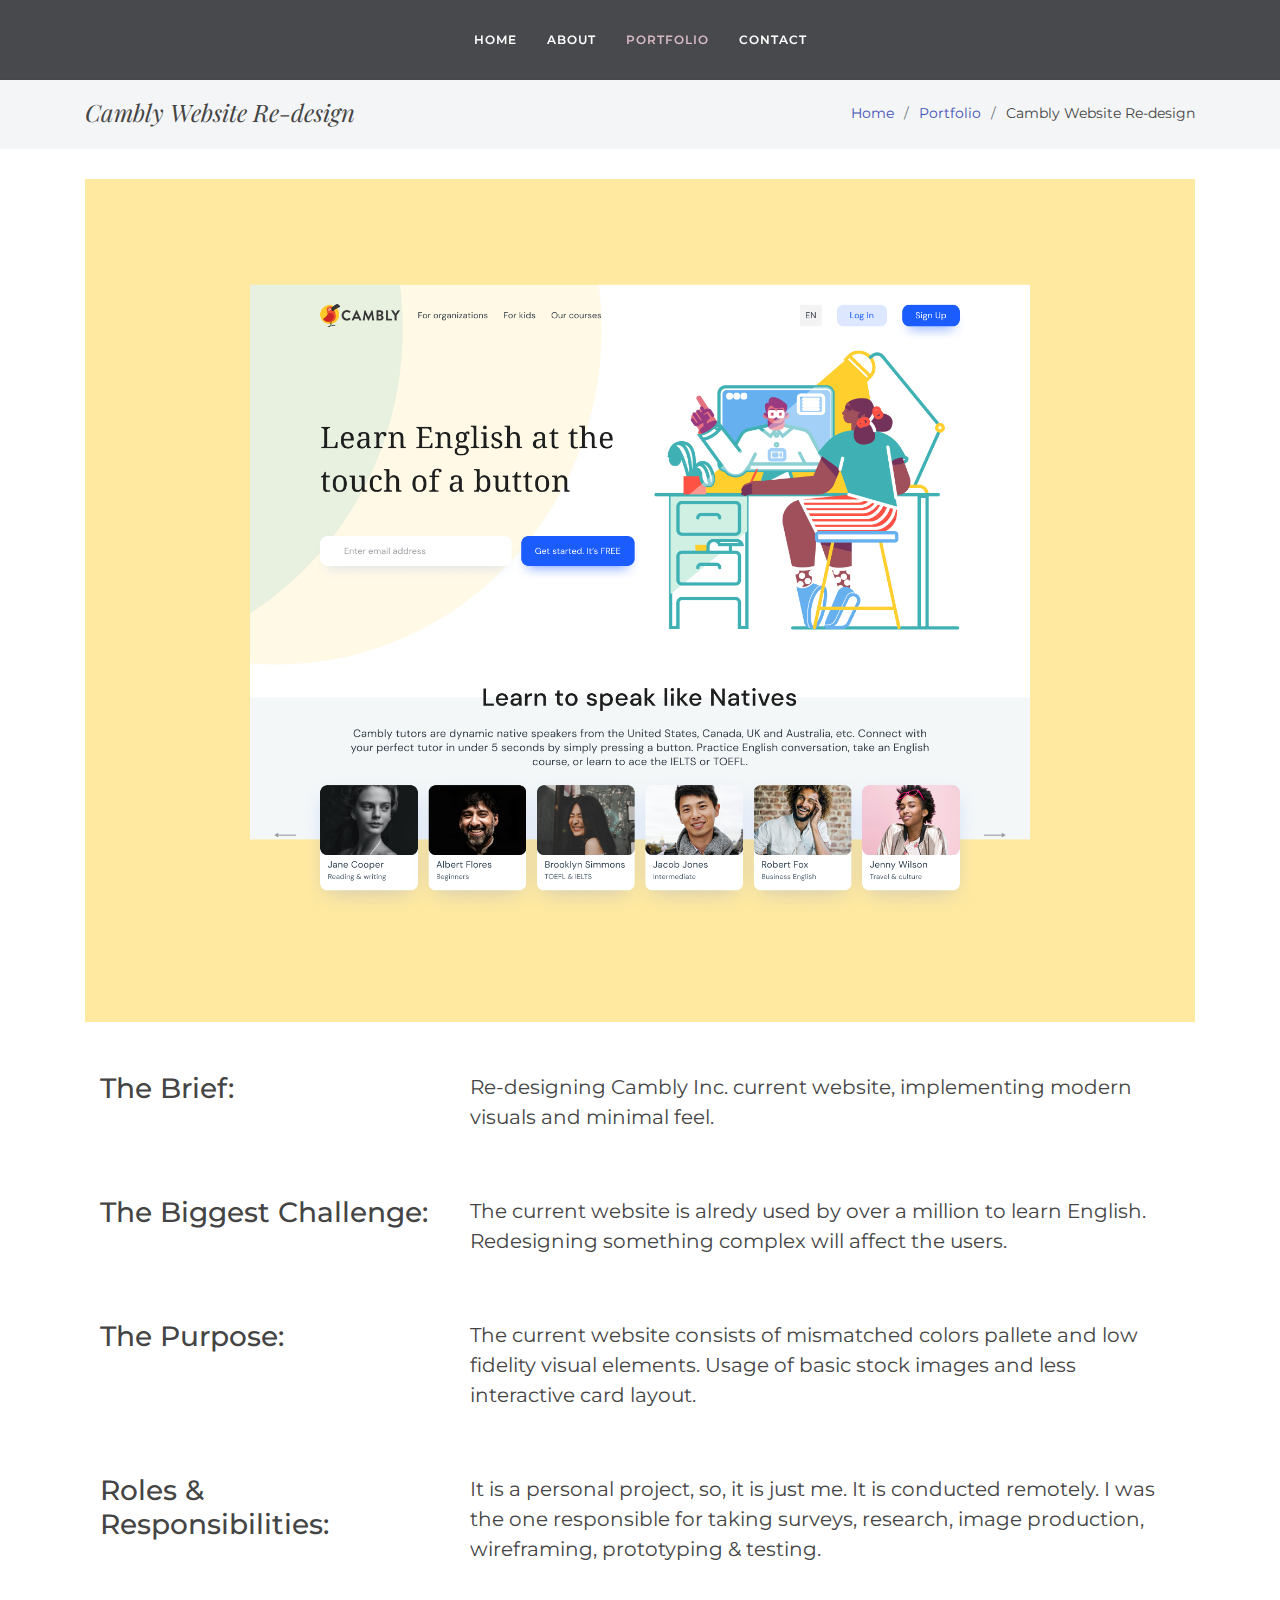
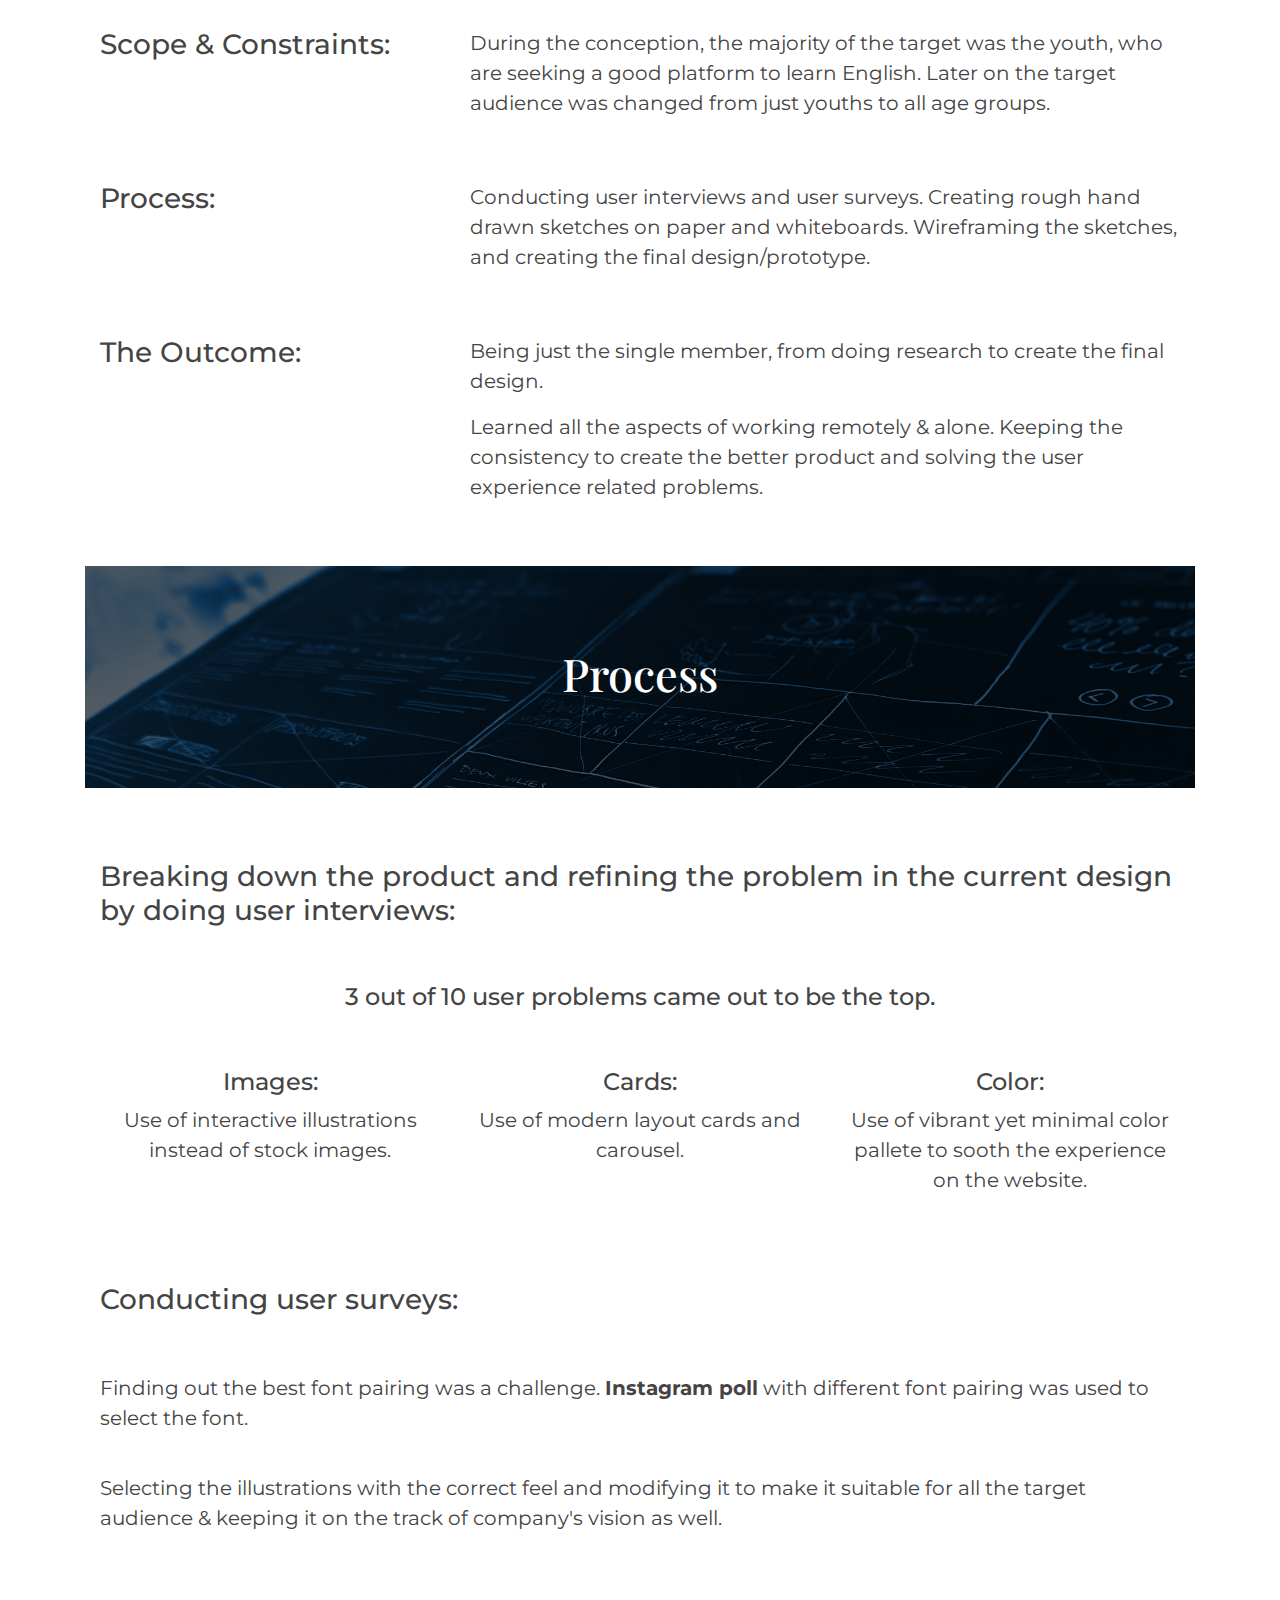
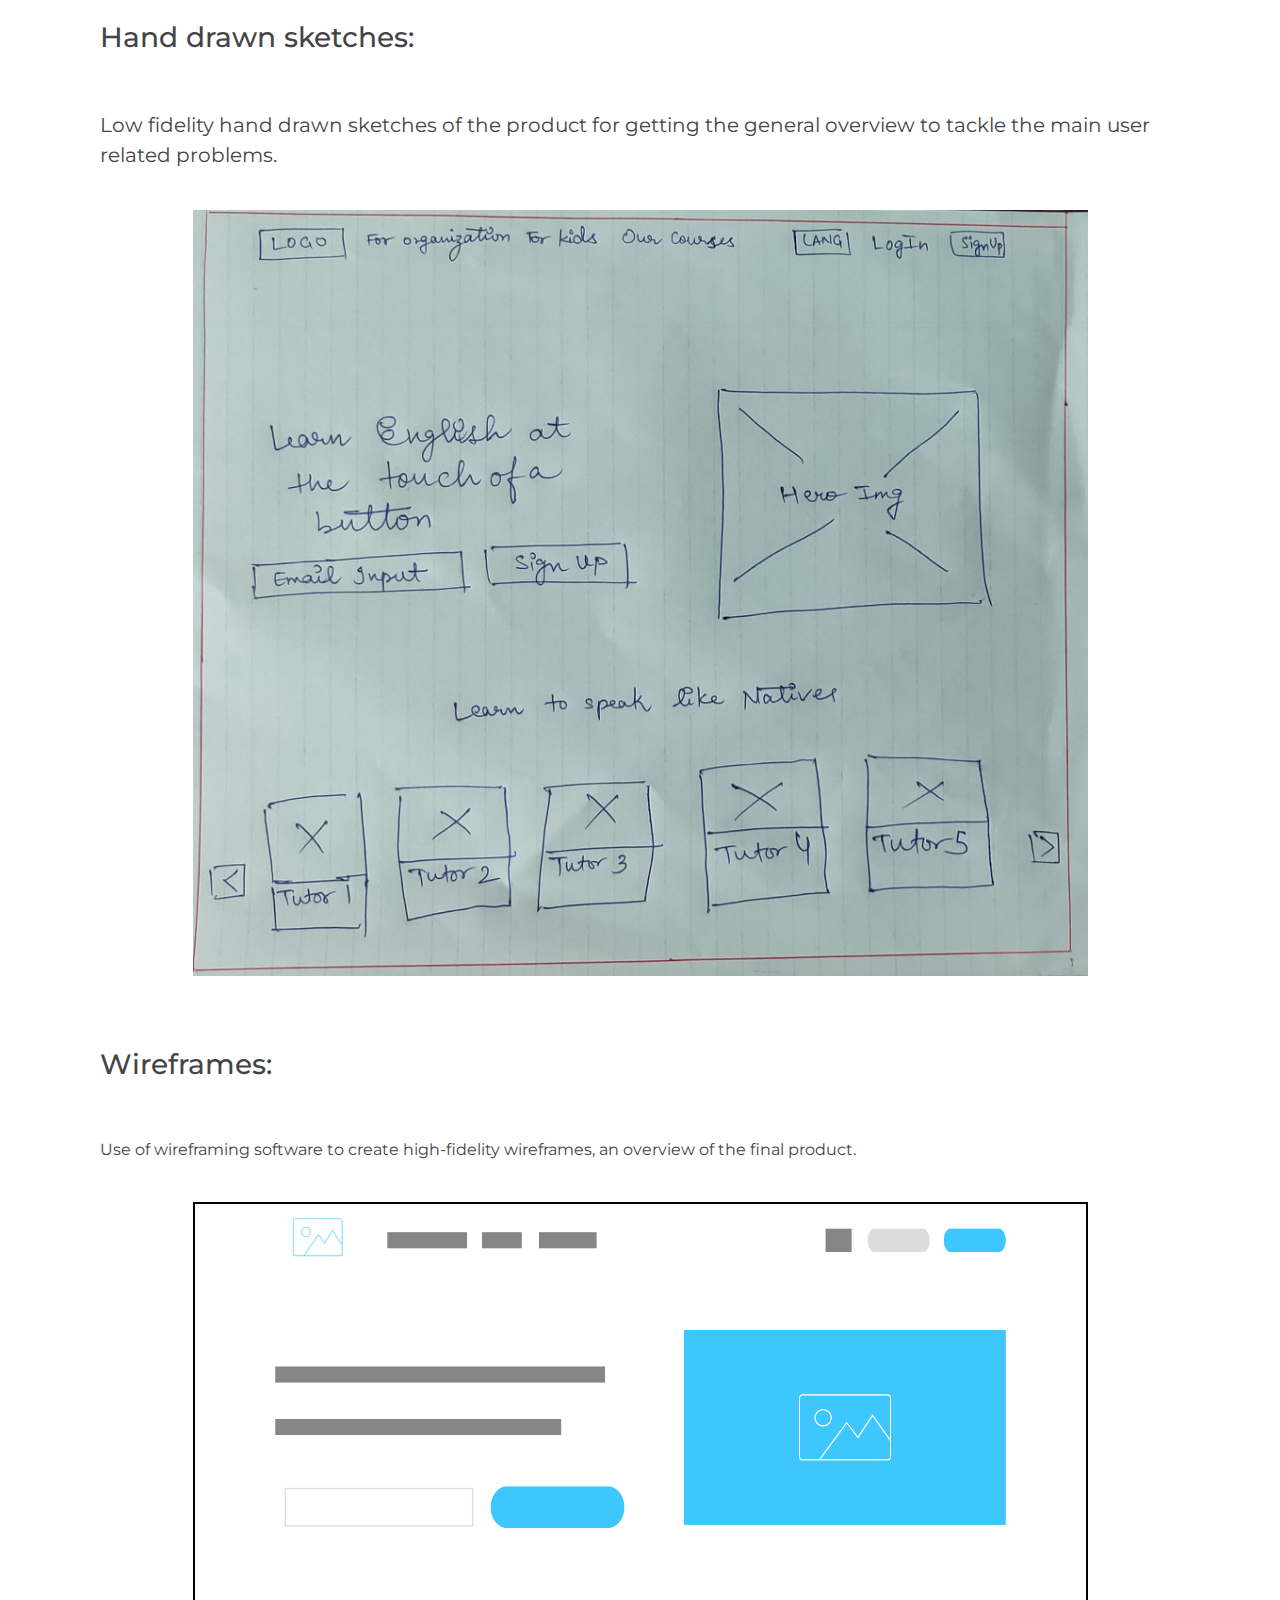
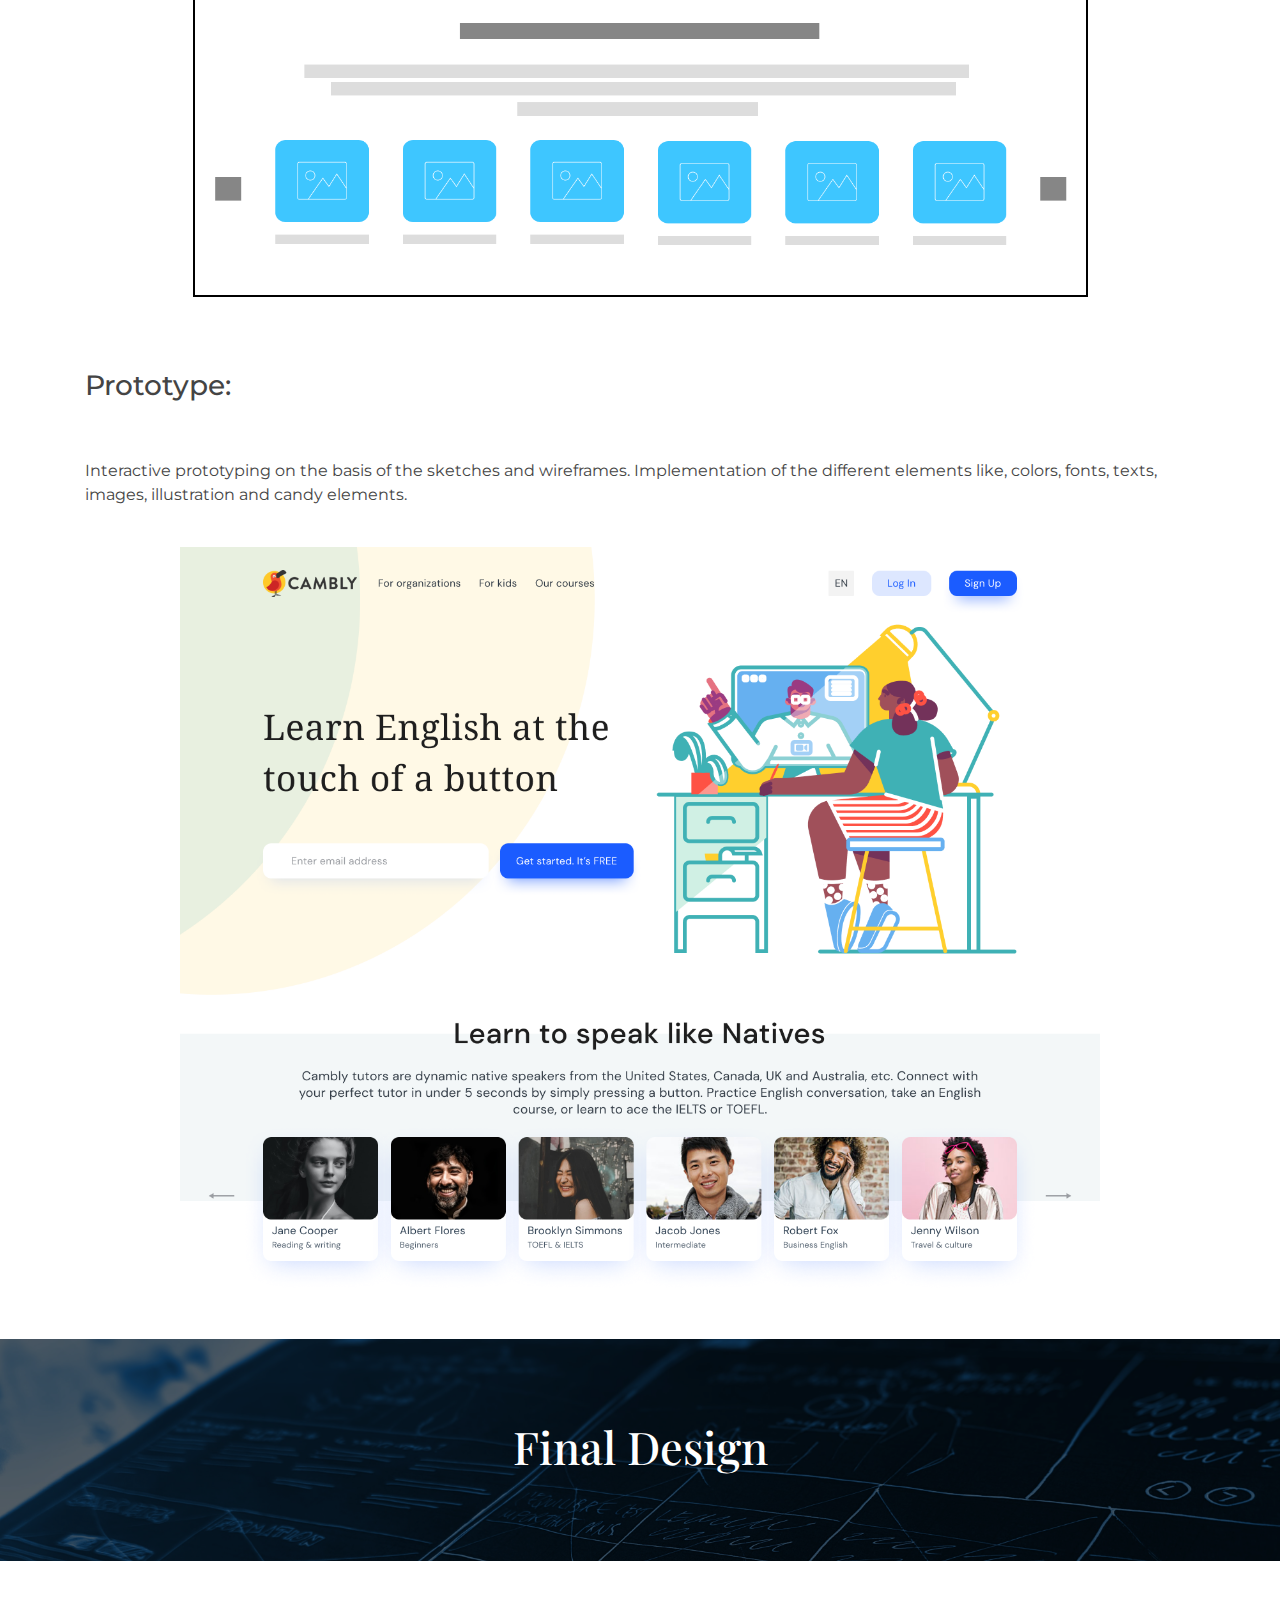
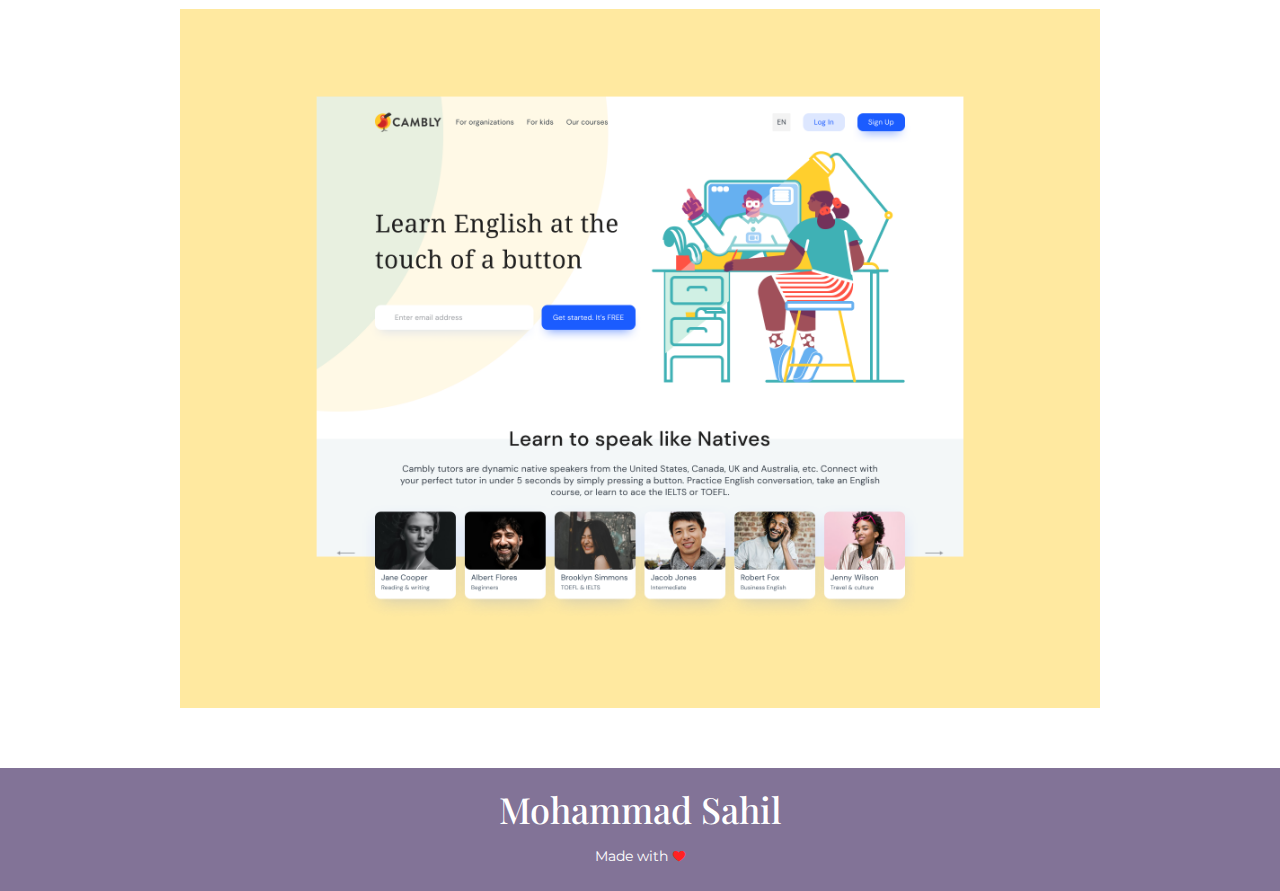
<file: camblyRedesign.html>
<!DOCTYPE html>
<html lang="en">

<head>
  <meta charset="utf-8">
  <meta content="width=device-width, initial-scale=1.0" name="viewport">

  <title>Mohammad Sahil | UI/UX Designer</title>
  <meta content="" name="descriptison">
  <meta content="" name="keywords">

  <!-- Favicons -->
  <link href="assets/img/favicon.png" rel="icon">
  <link href="assets/img/apple-touch-icon.png" rel="apple-touch-icon">

  <!-- Google Fonts -->
  <link
    href="https://fonts.googleapis.com/css2?family=Montserrat:ital,wght@0,400;0,500;0,600;0,700;1,400;1,500;1,600;1,700&family=Playfair+Display:ital,wght@0,400;0,500;0,600;1,400;1,500;1,600&display=swap"
    rel="stylesheet">

  <!-- Vendor CSS Files -->
  <link href="assets/vendor/bootstrap/css/bootstrap.min.css" rel="stylesheet">
  <link href="assets/vendor/icofont/icofont.min.css" rel="stylesheet">
  <link href="assets/vendor/boxicons/css/boxicons.min.css" rel="stylesheet">

  <!-- Template Main CSS File -->
  <link href="assets/css/style.css" rel="stylesheet">

  <!-- =======================================================
  * Template Name: Laura - v2.1.0
  * Template URL: https://bootstrapmade.com/laura-free-creative-bootstrap-theme/
  * Author: BootstrapMade.com
  * License: https://bootstrapmade.com/license/
  ======================================================== -->
</head>

<body>

  <!-- ======= Header ======= -->
  <header id="header" class="fixed-top  d-flex justify-content-center align-items-center ">

    <nav class="nav-menu d-none d-lg-block">
      <ul>
        <li><a href="index.html">Home</a></li>
        <li><a href="index.html">About</a></li>
        <li class="active"><a href="#portfolio">Portfolio</a></li>
        <li><a href="index.html">Contact</a></li>

      </ul>
    </nav><!-- .nav-menu -->

  </header><!-- End Header -->

  <main id="main">

    <!-- ======= Breadcrumbs Section ======= -->
    <section class="breadcrumbs">
      <div class="container">

        <div class="d-flex justify-content-between align-items-center">
          <h2><span class="portfolio-detail">Cambly Website Re-design</span></h2>
          <ol>
            <li><a href="index.html">Home</a></li>
            <li><a href="index.html">Portfolio</a></li>
            <li>Cambly Website Re-design</li>
          </ol>
        </div>

      </div>
    </section><!-- Breadcrumbs Section -->

    <!-- ======= Portfolio Details Section ======= -->
    <section class="portfolio-details">
      <div class="container">

        <div class="portfolio-details-container">

          
            <img src="assets/img/portfolio/cambly-redesign.png" class="img-fluid" alt="">
          



        </div>

        <div class="portfolio-description">
          <div class="container">

            <div class="row">
              <div class="col-lg-4">
                <h3>The Brief:</h3>
              </div>
              <div class="col-lg-8">
                <p>Re-designing Cambly Inc. current website, implementing modern visuals and minimal feel.</p>
              </div>
            </div>

            <br>
            <br>

            <div class="row">
              <div class="col-lg-4">
                <h3>The Biggest Challenge:</h3>
              </div>
              <div class="col-lg-8">
                <p>The current website is alredy used by over a million to learn English. Redesigning something complex
                  will affect the users.</p>
              </div>
            </div>

            <br>
            <br>

            <div class="row">
              <div class="col-lg-4">
                <h3>The Purpose:</h3>
              </div>
              <div class="col-lg-8">
                <p>The current website consists of mismatched colors pallete and low fidelity visual elements. Usage of
                  basic stock images and less interactive card layout.</p>
              </div>
            </div>

            <br>
            <br>

            <div class="row">
              <div class="col-lg-4">
                <h3>Roles &amp; Responsibilities:</h3>
              </div>
              <div class="col-lg-8">
                <p>It is a personal project, so, it is just me. It is conducted remotely. I was the one responsible for
                  taking surveys, research, image production, wireframing, prototyping &amp; testing.</p>
              </div>
            </div>

            <br>
            <br>

            <div class="row">
              <div class="col-lg-4">
                <h3>Scope &amp; Constraints:</h3>
              </div>
              <div class="col-lg-8">
                <p>During the conception, the majority of the target was the youth, who are seeking a good platform to
                  learn English. Later on the target audience was changed from just youths to all age groups.</p>
              </div>
            </div>

            <br>
            <br>

            <div class="row">
              <div class="col-lg-4">
                <h3>Process:</h3>
              </div>
              <div class="col-lg-8">
                <p>Conducting user interviews and user surveys. Creating rough hand drawn sketches on paper and
                  whiteboards. Wireframing the sketches, and creating the final design/prototype.</p>
              </div>
            </div>

            <br>
            <br>

            <div class="row">
              <div class="col-lg-4">
                <h3>The Outcome:</h3>
              </div>
              <div class="col-lg-8">
                <p>Being just the single member, from doing research to create the final design.</p>
                <p>Learned all the aspects of working remotely &amp; alone. Keeping the consistency to create the
                  better product and solving the user experience related problems.</p>
              </div>
            </div>

          </div>

          <br>
          <br>

          <div id="heads">
            <div class="container">
              <div class="row">
                <div class="col-lg-3"></div> <!-- Blank -->
                <div class="col-lg-6">
                  <h2 class="heads">Process</h2>
                </div>
                <div class="col-lg-3"></div> <!-- Blank -->
              </div>
            </div>
          </div>

          <br>
          <br>
          <br>

          <div class="container">
            <div class="row">
              <div class="col-lg-12">
                <h3>Breaking down the product and refining the problem in the current design by doing user interviews:
                </h3>
                <br>
                <br>
                <h4 class="text-center">3 out of 10 user problems came out to be the top.</h4>
                <br>
                <br>
                <div class="row">
                  <div class="col-lg-4">
                    <h4 class="text-center">Images:</h4>
                    <p class="text-center">Use of interactive illustrations instead of stock images.</p>
                  </div>
                  <div class="col-lg-4">
                    <h4 class="text-center">Cards:</h4>
                    <p class="text-center">Use of modern layout cards and carousel.</p>
                  </div>
                  <div class="col-lg-4">
                    <h4 class="text-center">Color:</h4>
                    <p class="text-center">Use of vibrant yet minimal color pallete to sooth the experience on the
                      website.</p>
                  </div>
                </div>
              </div>
            </div>
          </div>

          <br>
          <br>
          <br>

          <div class="container">
            <div class="row">
              <div class="col-lg-12">
                <h3>Conducting user surveys:</h3>
                <br>
                <br>
                <p>Finding out the best font pairing was a challenge. <strong>Instagram poll</strong> with different
                  font pairing was used to select the font.</p>
                <br>
                <p>Selecting the illustrations with the correct feel and modifying it to make it suitable for all the
                  target audience &amp; keeping it on the track of company's vision as well.</p>
              </div>
            </div>
          </div>

          <br>
          <br>
          <br>

          <div class="container">
            <div class="row">
              <div class="col-lg-12">
                <h3>Hand drawn sketches:</h3>
                <br>
                <br>
                <p>Low fidelity hand drawn sketches of the product for getting the general overview to tackle the main
                  user related problems.</p>
                <br>
                <div class="row">
                  <div class="col-lg-1"></div>
                  <div class="col-lg-10">
                    <img src="./assets/img/portfolio/CamblySketch.jpg" alt="Cambly Sketch" width="100%" height="100%">
                  </div>
                  <div class="col-lg-1"></div></div>
                </div>
              </div>
            </div>
          </div>

          <br>
          <br>
          <br>

          <div class="container">
            <div class="row">
              <div class="col-lg-12">
                <h3>Wireframes:</h3>
                <br>
                <br>
                <p>Use of wireframing software to create high-fidelity wireframes, an overview of the final product.</p>
                <br>
                <div class="row">
                  <div class="col-lg-1"></div>
                  <div class="col-lg-10">
                    <img src="./assets/img/portfolio/CabblyWireframe.png" alt="Cambly Wireframe" width="100%" height="100%">
                  </div>
                  <div class="col-lg-1"></div></div>
                </div>
              </div>
            </div>
          </div>

          <br>
          <br>
          <br>

          <div class="container">
            <div class="row">
              <div class="col-lg-12">
                <h3>Prototype:</h3>
                <br>
                <br>
                <p>Interactive prototyping on the basis of the sketches and wireframes. Implementation of the different
                  elements like, colors, fonts, texts, images, illustration and candy elements.</p>
                <br>
                <div class="row">
                  <div class="col-lg-1"></div>
                  <div class="col-lg-10">
                    <img src="./assets/img/portfolio/CamblyPrototype.png" alt="Cambly Prototype" width="100%" height="100%">
                  </div>
                  <div class="col-lg-1"></div></div>
                </div>
              </div>
            </div>
          </div>

          
          <br>
          <br>

          <div id="heads">
            <div class="container">
              <div class="row">
                <div class="col-lg-3"></div> <!-- Blank -->
                <div class="col-lg-6">
                  <h2 class="heads">Final Design</h2>
                </div>
                <div class="col-lg-3"></div> <!-- Blank -->
              </div>
            </div>
          </div>

          <br>
          <br>
          <div class="container">
            <div class="row">
              <div class="col-lg-1"></div>
              <div class="col-lg-10">
                <img src="./assets/img/portfolio/cambly-redesign.png" alt="Final Design" width="100%" height="100%">
              </div>
              <div class="col-lg-1"></div></div>
            </div>
          </div>


        </div>
    </section><!-- End Portfolio Details Section -->

  </main><!-- End #main -->

  <!-- ======= Footer ======= -->
  <footer id="footer">
    <div class="container">
      <h3>Mohammad Sahil</h3>
      <p>Made with <i class="icofont-heart heart"></i></p>

    </div>
  </footer><!-- End Footer -->

  <a href="#" class="back-to-top"><i class="icofont-simple-up"></i></a>

  <!-- Vendor JS Files -->
  <script src="assets/vendor/jquery/jquery.min.js"></script>
  <script src="assets/vendor/bootstrap/js/bootstrap.bundle.min.js"></script>
  <script src="assets/vendor/jquery.easing/jquery.easing.min.js"></script>
  <script src="assets/vendor/waypoints/jquery.waypoints.min.js"></script>
  <script src="assets/vendor/isotope-layout/isotope.pkgd.min.js"></script>

  <!-- Template Main JS File -->
  <script src="assets/js/main.js"></script>

</body>

</html>
</file>
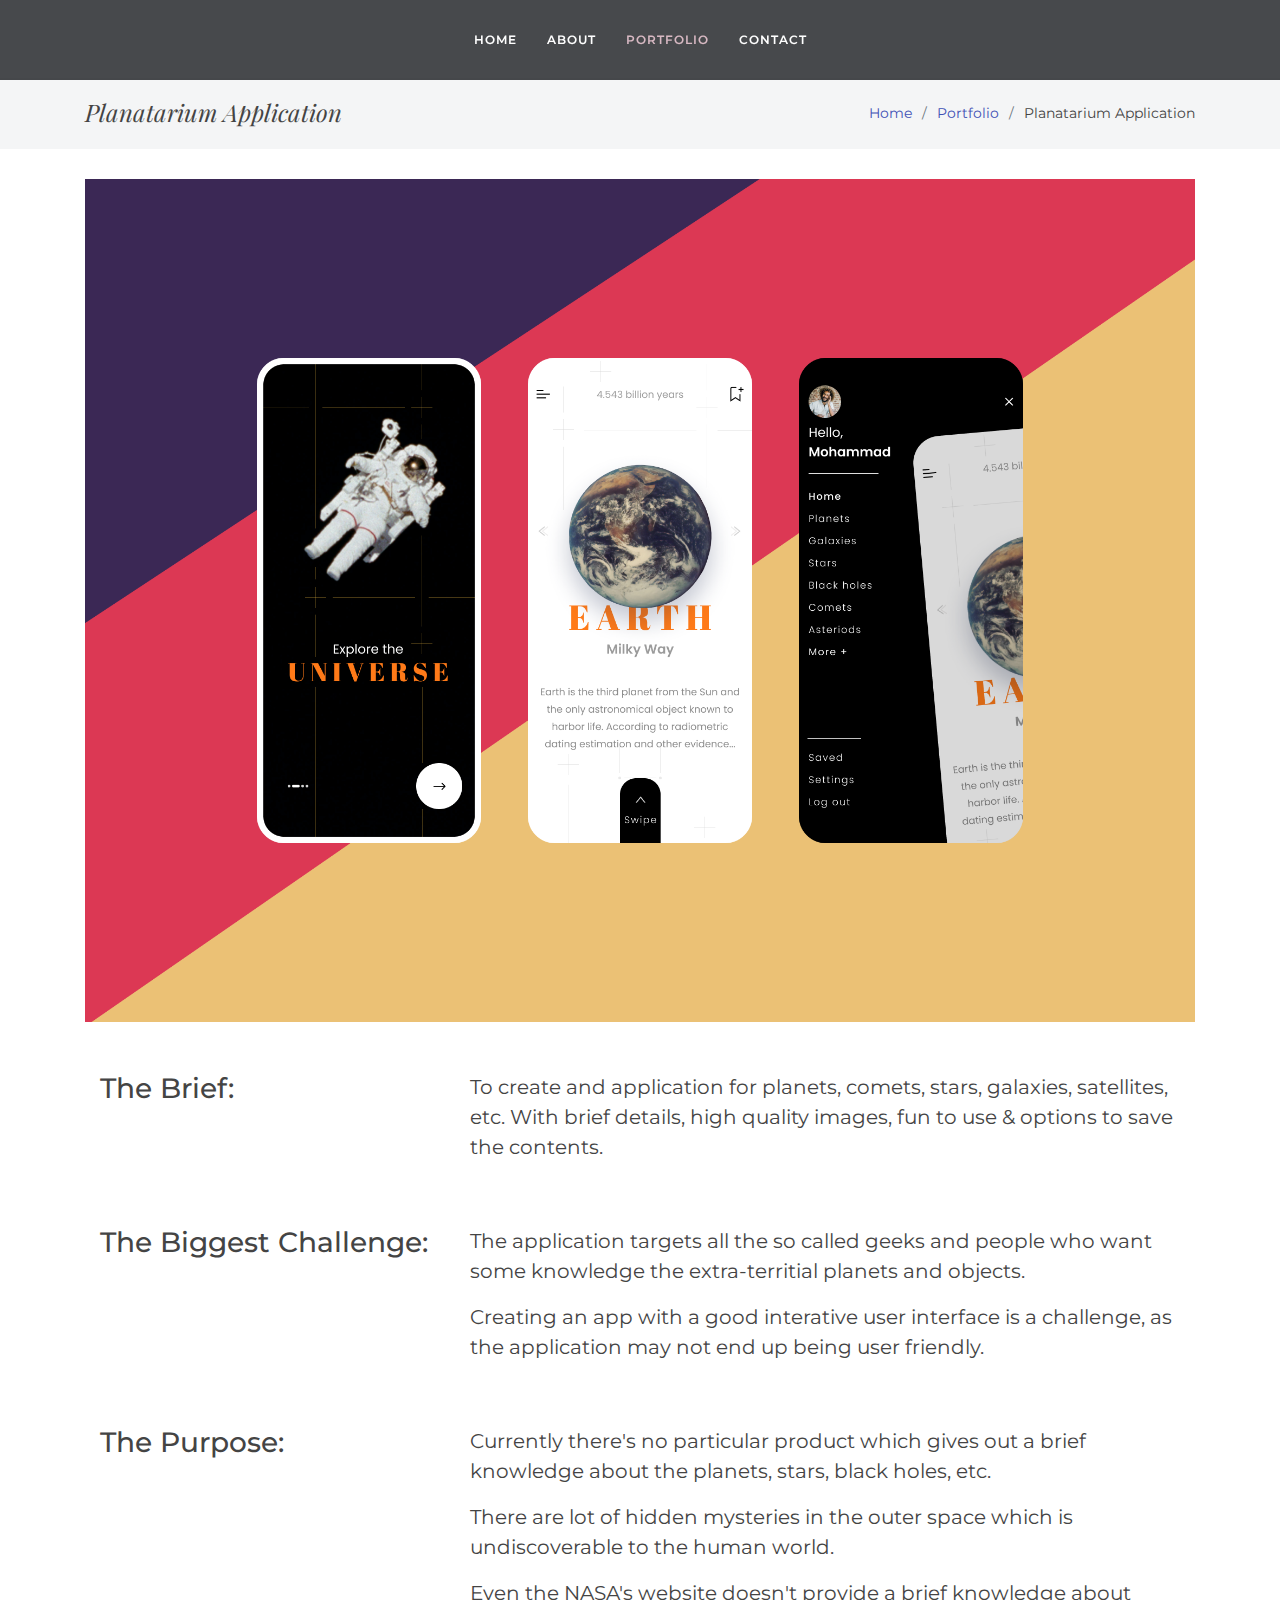
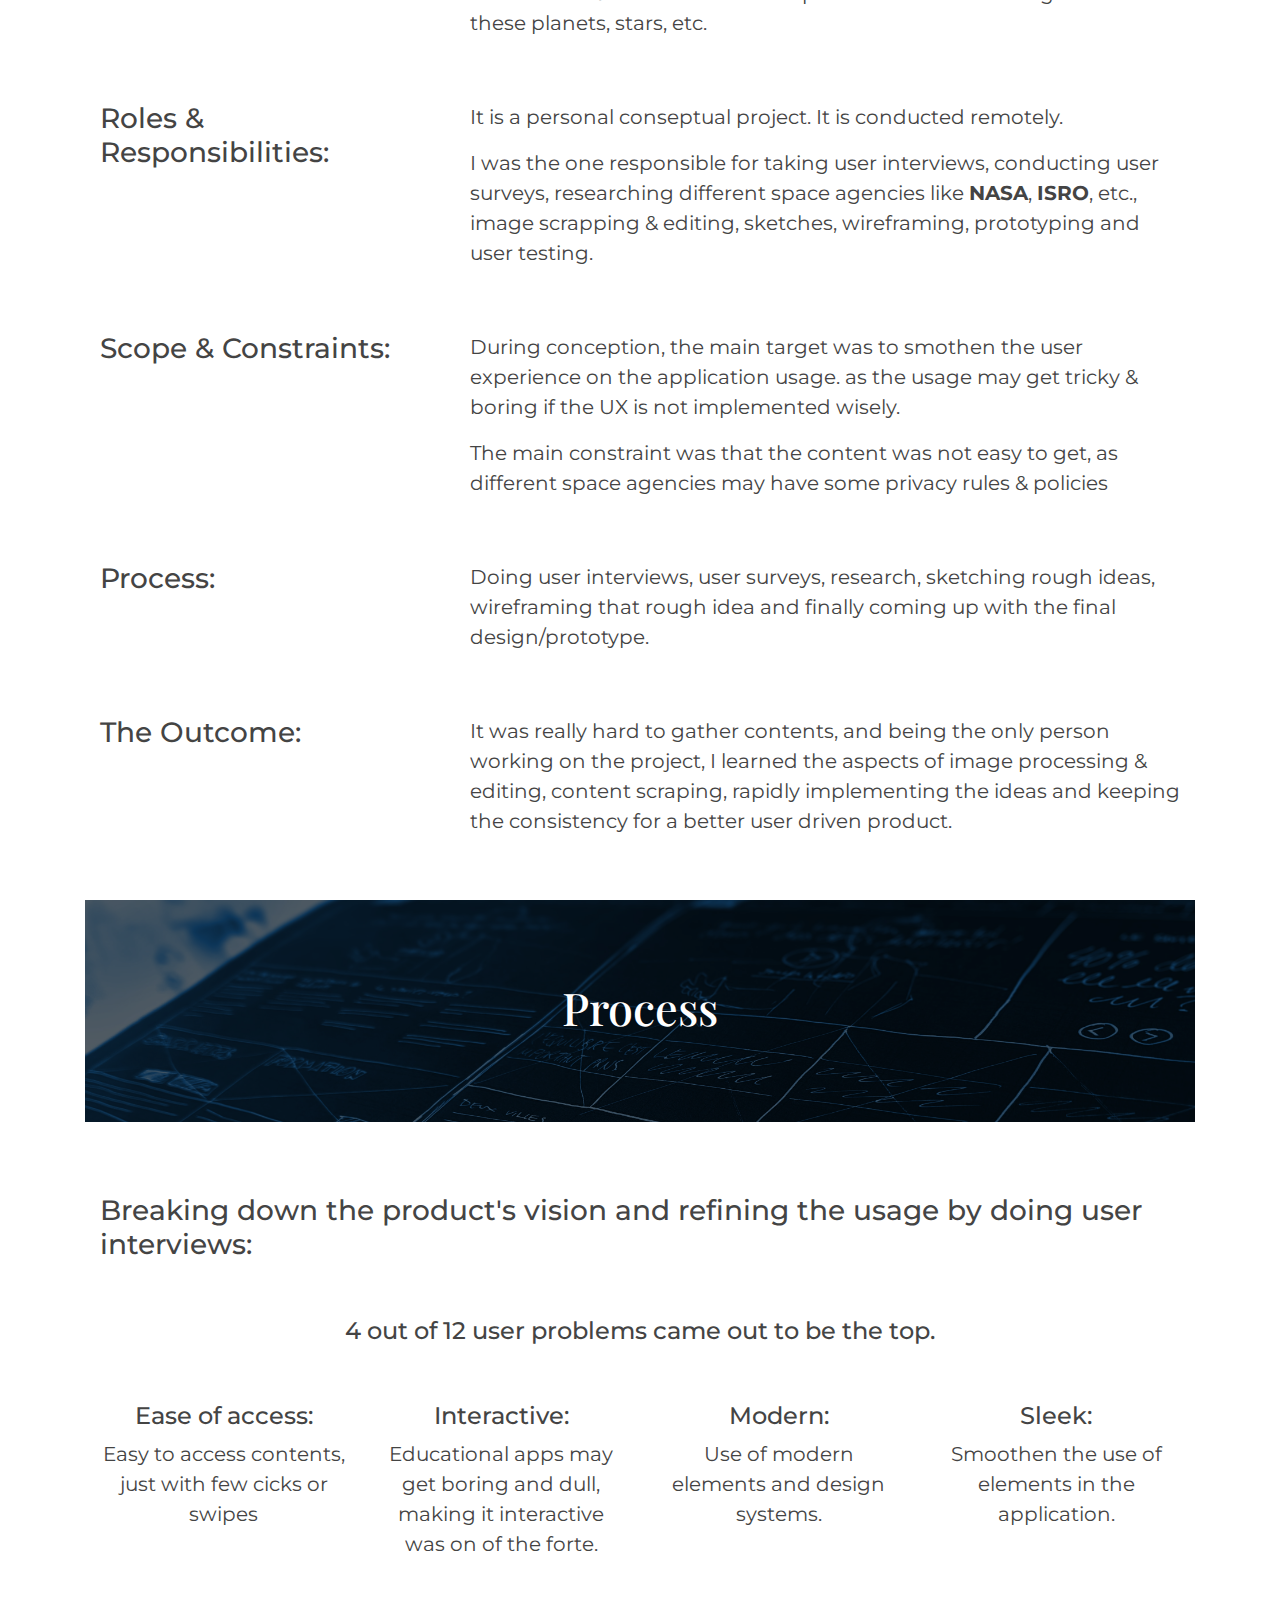
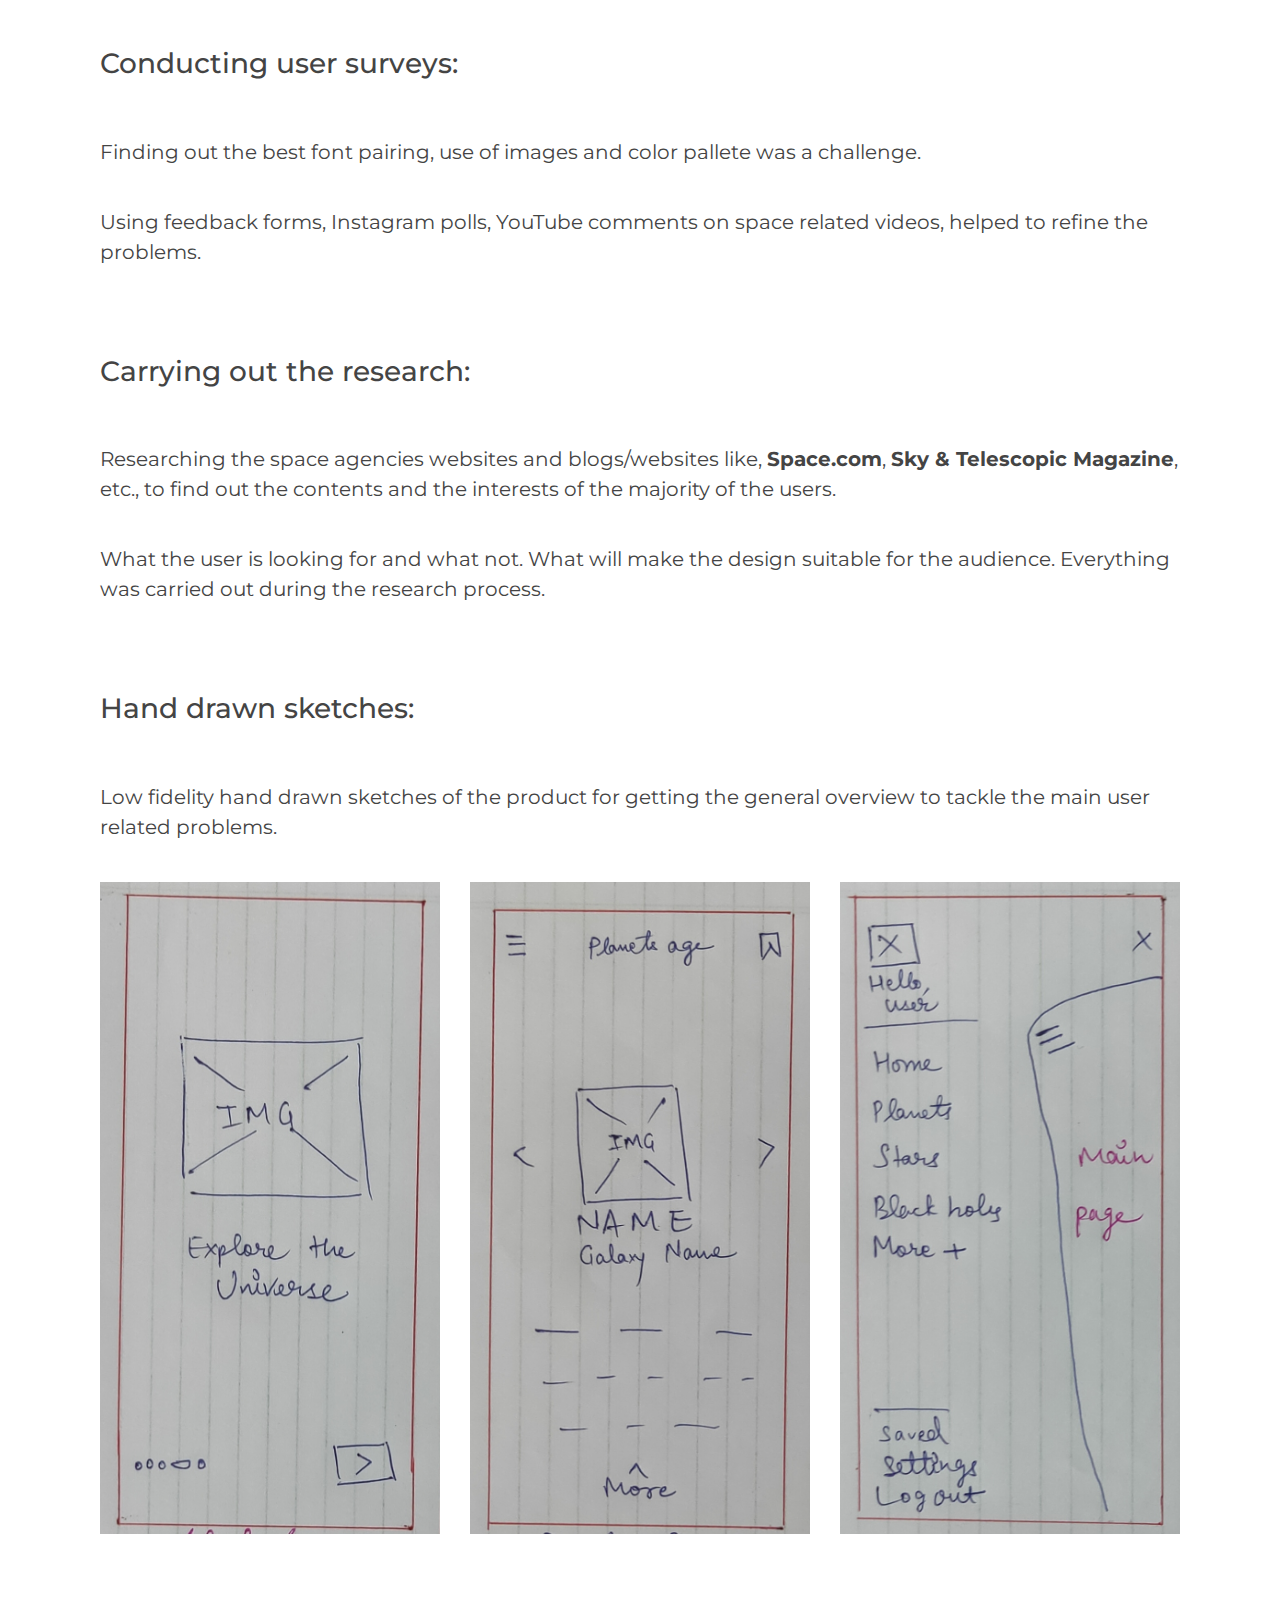
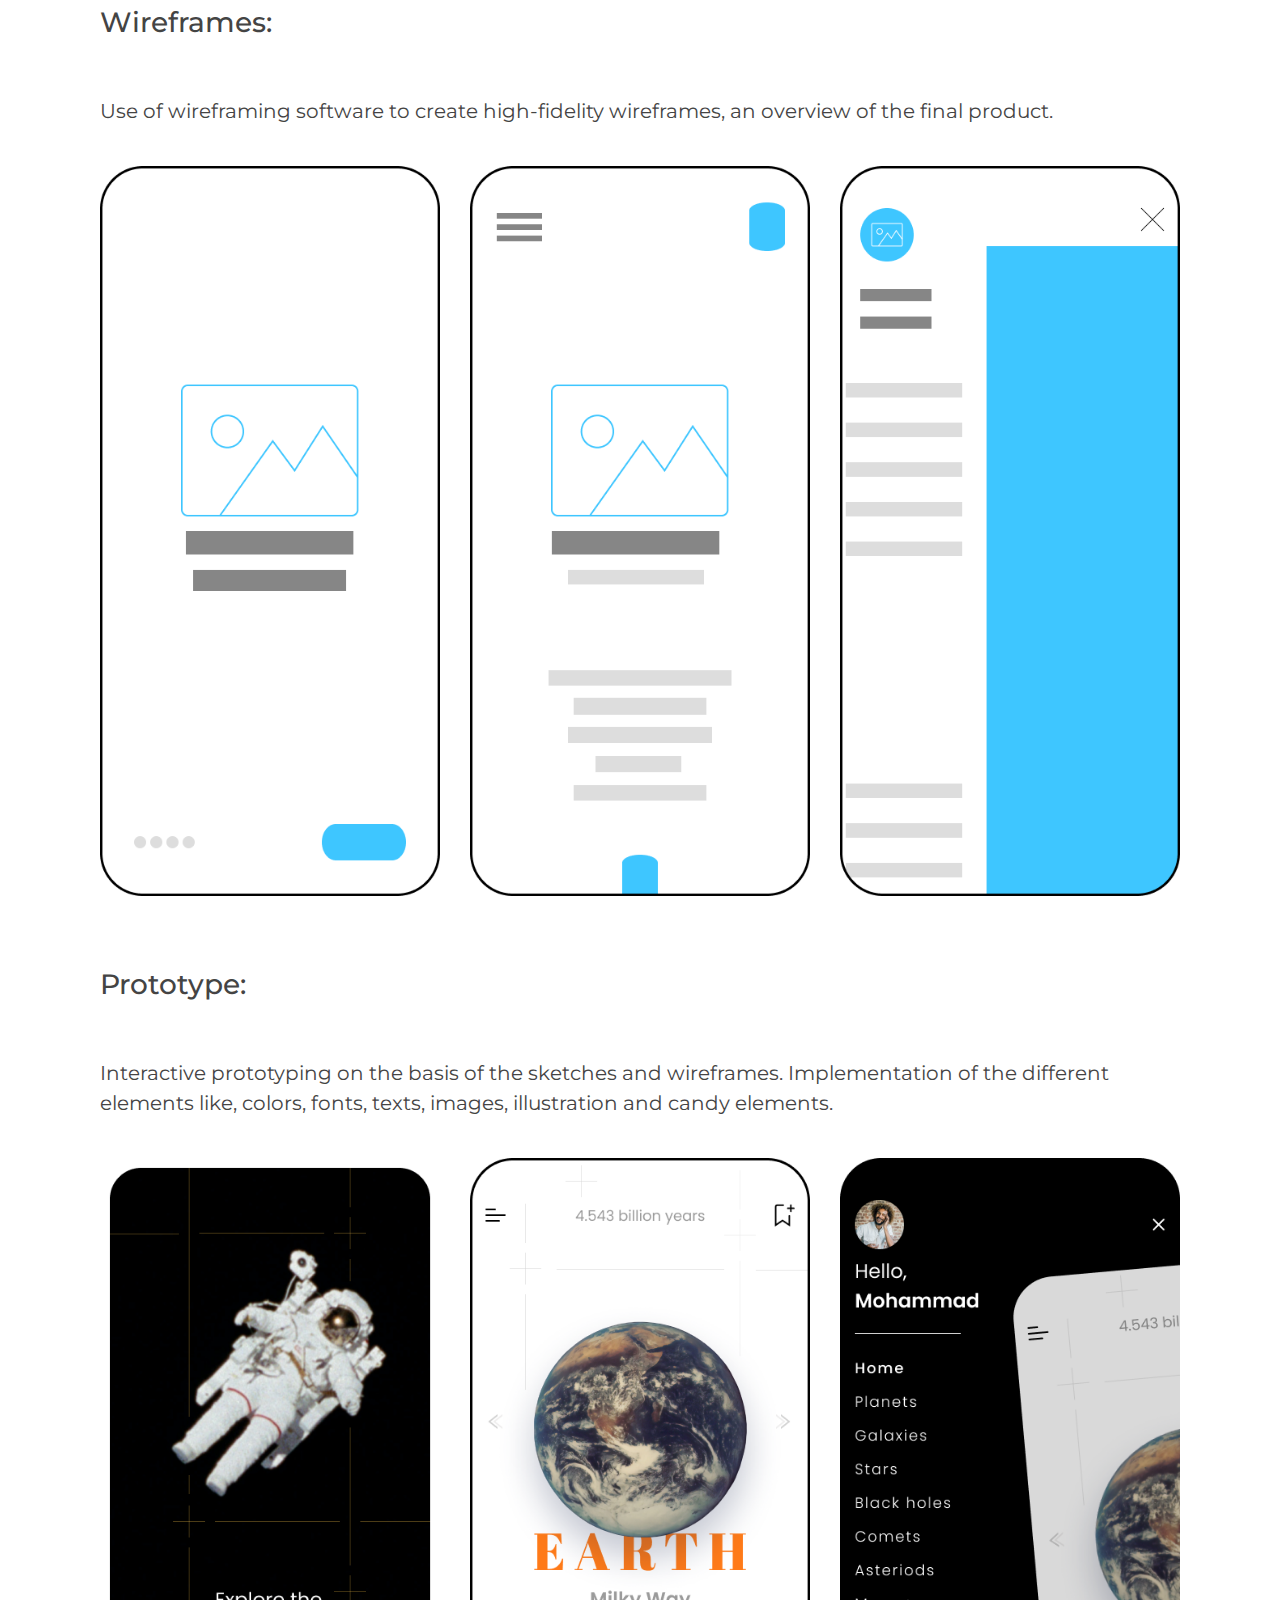
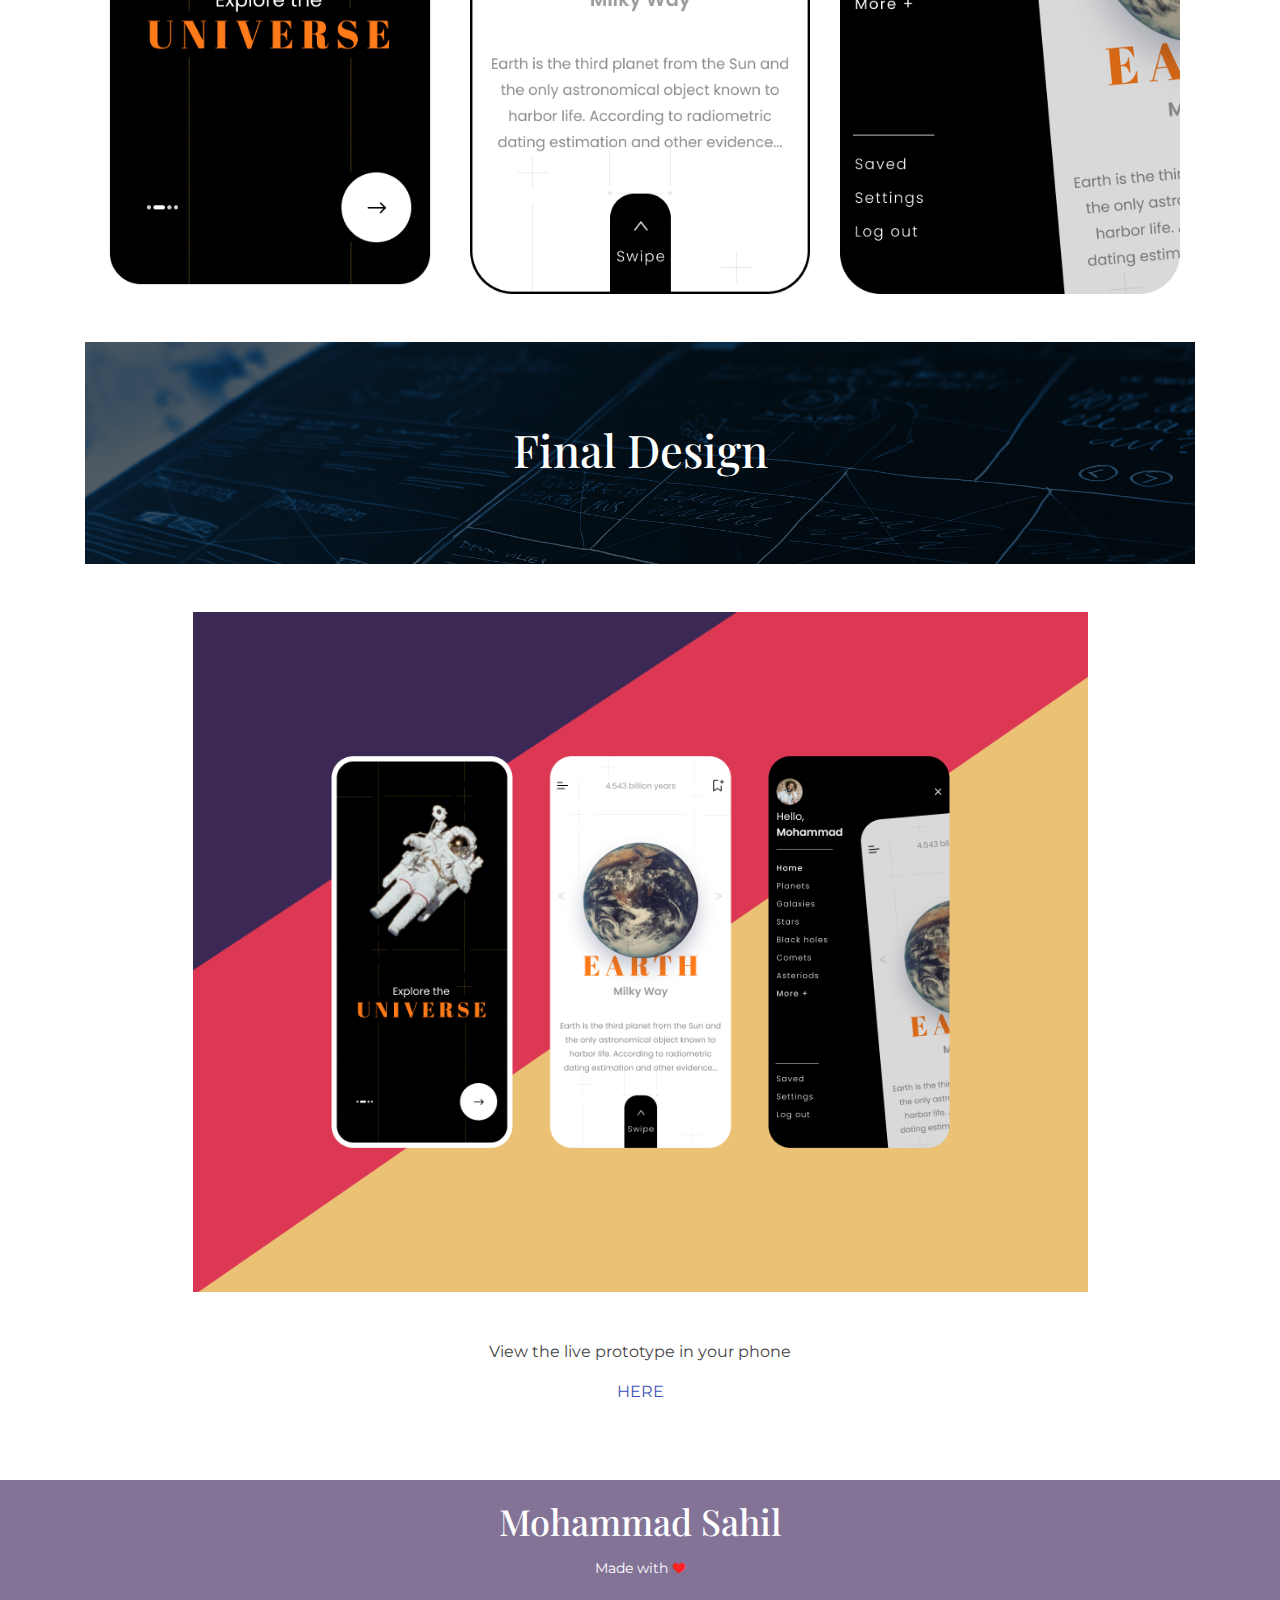
<file: planetApp.html>
<!DOCTYPE html>
<html lang="en">

<head>
  <meta charset="utf-8">
  <meta content="width=device-width, initial-scale=1.0" name="viewport">

  <title>Mohammad Sahil | UI/UX Designer</title>
  <meta content="" name="descriptison">
  <meta content="" name="keywords">

  <!-- Favicons -->
  <link href="assets/img/favicon.png" rel="icon">
  <link href="assets/img/apple-touch-icon.png" rel="apple-touch-icon">

  <!-- Google Fonts -->
  <link
    href="https://fonts.googleapis.com/css2?family=Montserrat:ital,wght@0,400;0,500;0,600;0,700;1,400;1,500;1,600;1,700&family=Playfair+Display:ital,wght@0,400;0,500;0,600;1,400;1,500;1,600&display=swap"
    rel="stylesheet">

  <!-- Vendor CSS Files -->
  <link href="assets/vendor/bootstrap/css/bootstrap.min.css" rel="stylesheet">
  <link href="assets/vendor/icofont/icofont.min.css" rel="stylesheet">
  <link href="assets/vendor/boxicons/css/boxicons.min.css" rel="stylesheet">

  <!-- Template Main CSS File -->
  <link href="assets/css/style.css" rel="stylesheet">

  <!-- =======================================================
  * Template Name: Laura - v2.1.0
  * Template URL: https://bootstrapmade.com/laura-free-creative-bootstrap-theme/
  * Author: BootstrapMade.com
  * License: https://bootstrapmade.com/license/
  ======================================================== -->
</head>

<body>

  <!-- ======= Header ======= -->
  <header id="header" class="fixed-top  d-flex justify-content-center align-items-center ">

    <nav class="nav-menu d-none d-lg-block">
      <ul>
        <li><a href="index.html">Home</a></li>
        <li><a href="index.html">About</a></li>
        <li class="active"><a href="#portfolio">Portfolio</a></li>
        <li><a href="index.html">Contact</a></li>

      </ul>
    </nav><!-- .nav-menu -->

  </header><!-- End Header -->

  <main id="main">

    <!-- ======= Breadcrumbs Section ======= -->
    <section class="breadcrumbs">
      <div class="container">

        <div class="d-flex justify-content-between align-items-center">
          <h2><span class="portfolio-detail">Planatarium Application</span></h2>
          <ol>
            <li><a href="index.html">Home</a></li>
            <li><a href="index.html">Portfolio</a></li>
            <li>Planatarium Application</li>
          </ol>
        </div>

      </div>
    </section><!-- Breadcrumbs Section -->

    <!-- ======= Portfolio Details Section ======= -->
    <section class="portfolio-details">
      <div class="container">

        <div class="portfolio-details-container">


          <img src="assets/img/portfolio/planatarium.png" class="img-fluid" alt="">




        </div>

        <div class="portfolio-description">
          <div class="container">

            <div class="row">
              <div class="col-lg-4">
                <h3>The Brief:</h3>
              </div>
              <div class="col-lg-8">
                <p>To create and application for planets, comets, stars, galaxies, satellites, etc. With brief details,
                  high quality images, fun to use &amp; options to save the contents.</p>
              </div>
            </div>

            <br>
            <br>

            <div class="row">
              <div class="col-lg-4">
                <h3>The Biggest Challenge:</h3>
              </div>
              <div class="col-lg-8">
                <p>The application targets all the so called geeks and people who want some knowledge the
                  extra-territial planets and objects.</p>
                <p>Creating an app with a good interative user interface is a challenge, as the application may not end
                  up being user friendly.</p>
              </div>
            </div>

            <br>
            <br>

            <div class="row">
              <div class="col-lg-4">
                <h3>The Purpose:</h3>
              </div>
              <div class="col-lg-8">
                <p>Currently there's no particular product which gives out a brief knowledge about the planets, stars,
                  black holes, etc.</p>
                <p>There are lot of hidden mysteries in the outer space which is undiscoverable to the human world.</p>
                <p>Even the NASA's website doesn't provide a brief knowledge about these planets, stars, etc.</p>
              </div>
            </div>

            <br>
            <br>

            <div class="row">
              <div class="col-lg-4">
                <h3>Roles &amp; Responsibilities:</h3>
              </div>
              <div class="col-lg-8">
                <p>It is a personal conseptual project. It is conducted remotely.</p>
                <p>I was the one responsible for taking user interviews, conducting user surveys, researching different
                  space agencies like <strong>NASA</strong>, <strong>ISRO</strong>, etc., image scrapping &amp; editing,
                  sketches, wireframing, prototyping and user testing.</p>
              </div>
            </div>

            <br>
            <br>

            <div class="row">
              <div class="col-lg-4">
                <h3>Scope &amp; Constraints:</h3>
              </div>
              <div class="col-lg-8">
                <p>During conception, the main target was to smothen the user experience on the application usage. as
                  the usage may get tricky &amp; boring if the UX is not implemented wisely.</p>
                <p>The main constraint was that the content was not easy to get, as different space agencies may have
                  some privacy rules &amp; policies</p>
              </div>
            </div>

            <br>
            <br>

            <div class="row">
              <div class="col-lg-4">
                <h3>Process:</h3>
              </div>
              <div class="col-lg-8">
                <p>Doing user interviews, user surveys, research, sketching rough ideas, wireframing that rough idea and
                  finally coming up with the final design/prototype.
              </div>
            </div>

            <br>
            <br>

            <div class="row">
              <div class="col-lg-4">
                <h3>The Outcome:</h3>
              </div>
              <div class="col-lg-8">
                <p>It was really hard to gather contents, and being the only person working on the project, I learned
                  the aspects of image processing &amp; editing, content scraping, rapidly implementing the ideas and
                  keeping the consistency for a better user driven product.</p>
              </div>
            </div>

          </div>

          <br>
          <br>

          <div id="heads">
            <div class="container">
              <div class="row">
                <div class="col-lg-3"></div> <!-- Blank -->
                <div class="col-lg-6">
                  <h2 class="heads">Process</h2>
                </div>
                <div class="col-lg-3"></div> <!-- Blank -->
              </div>
            </div>
          </div>

          <br>
          <br>
          <br>

          <div class="container">
            <div class="row">
              <div class="col-lg-12">
                <h3>Breaking down the product's vision and refining the usage by doing user interviews:
                </h3>
                <br>
                <br>
                <h4 class="text-center">4 out of 12 user problems came out to be the top.</h4>
                <br>
                <br>
                <div class="row">
                  <div class="col-lg-3">
                    <h4 class="text-center">Ease of access:</h4>
                    <p class="text-center">Easy to access contents, just with few cicks or swipes</p>
                  </div>
                  <div class="col-lg-3">
                    <h4 class="text-center">Interactive:</h4>
                    <p class="text-center">Educational apps may get boring and dull, making it interactive was on of the
                      forte.</p>
                  </div>
                  <div class="col-lg-3">
                    <h4 class="text-center">Modern:</h4>
                    <p class="text-center">Use of modern elements and design systems.</p>
                  </div>
                  <div class="col-lg-3">
                    <h4 class="text-center">Sleek:</h4>
                    <p class="text-center">Smoothen the use of elements in the application.</p>
                  </div>
                </div>
              </div>
            </div>
          </div>

          <br>
          <br>
          <br>

          <div class="container">
            <div class="row">
              <div class="col-lg-12">
                <h3>Conducting user surveys:</h3>
                <br>
                <br>
                <p>Finding out the best font pairing, use of images and color pallete was a challenge.</p>
                <br>
                <p>Using feedback forms, Instagram polls, YouTube comments on space related videos, helped to refine the
                  problems.</p>
              </div>
            </div>
          </div>

          <br>
          <br>
          <br>

          <div class="container">
            <div class="row">
              <div class="col-lg-12">
                <h3>Carrying out the research:</h3>
                <br>
                <br>
                <p>Researching the space agencies websites and blogs/websites like, <strong>Space.com</strong>,
                  <strong>Sky &amp; Telescopic Magazine</strong>, etc., to find out the contents and the interests of
                  the majority of the users.</p>
                <br>
                <p>What the user is looking for and what not. What will make the design suitable for the audience. Everything was carried out during the research process.</p>
              </div>
            </div>
          </div>

          <br>
          <br>
          <br>

          <div class="container">
            <div class="row">
              <div class="col-lg-12">
                <h3>Hand drawn sketches:</h3>
                <br>
                <br>
                <p>Low fidelity hand drawn sketches of the product for getting the general overview to tackle the main
                  user related problems.</p>
                <br>
                <div class="row">
                  <div class="col-lg-4">
                    <img src="./assets/img/portfolio/planetHomeSketch.jpg" alt="Cambly Sketch" width="100%"
                      height="100%">
                  </div>
                  <div class="col-lg-4">
                    <img src="./assets/img/portfolio/planetEarthSketch.jpg" alt="Cambly Sketch" width="100%"
                      height="100%">
                  </div>
                  <div class="col-lg-4">
                    <img src="./assets/img/portfolio/planetNavSketch.jpg" alt="Cambly Sketch" width="100%"
                      height="100%">
                  </div>
                </div>
              </div>
            </div>
          </div>

          <br>
          <br>
          <br>

          <div class="container">
            <div class="row">
              <div class="col-lg-12">
                <h3>Wireframes:</h3>
                <br>
                <br>
                <p>Use of wireframing software to create high-fidelity wireframes, an overview of the final product.
                </p>
                <br>
                <div class="row">
                  <div class="col-lg-4">
                    <img src="./assets/img/portfolio/planetHomeWire.png" alt="Cambly Sketch" width="100%" height="100%">
                  </div>
                  <div class="col-lg-4">
                    <img src="./assets/img/portfolio/planetEarthWire.png" alt="Cambly Sketch" width="100%"
                      height="100%">
                  </div>
                  <div class="col-lg-4">
                    <img src="./assets/img/portfolio/planetNavWire.png" alt="Cambly Sketch" width="100%" height="100%">
                  </div>
                </div>
              </div>
            </div>
          </div>

          <br>
          <br>
          <br>

          <div class="container">
            <div class="row">
              <div class="col-lg-12">
                <h3>Prototype:</h3>
                <br>
                <br>
                <p>Interactive prototyping on the basis of the sketches and wireframes. Implementation of the
                  different
                  elements like, colors, fonts, texts, images, illustration and candy elements.</p>
                <br>
                <div class="row">
                  <div class="col-lg-4">
                    <img src="./assets/img/portfolio/Home.png" alt="Cambly Sketch" width="100%" height="100%">
                  </div>
                  <div class="col-lg-4">
                    <img src="./assets/img/portfolio/Earth.png" alt="Cambly Sketch" width="100%" height="100%">
                  </div>
                  <div class="col-lg-4">
                    <img src="./assets/img/portfolio/Nav.png" alt="Cambly Sketch" width="100%" height="100%">
                  </div>
                </div>
              </div>
            </div>
          </div>


          <br>
          <br>

          <div id="heads">
            <div class="container">
              <div class="row">
                <div class="col-lg-3"></div> <!-- Blank -->
                <div class="col-lg-6">
                  <h2 class="heads">Final Design</h2>
                </div>
                <div class="col-lg-3"></div> <!-- Blank -->
              </div>
            </div>
          </div>

          <br>
          <br>
          <div class="container">
            <div class="row">
              <div class="col-lg-1"></div>
              <div class="col-lg-10">
                <img src="./assets/img/portfolio/planatarium.png" alt="Final Design" width="100%" height="100%">
              </div>
              <div class="col-lg-1"></div>
            </div>
          </div>
        </div>

        <br>
        <br>
        <div class="container">
          <p class="text-center">View the live prototype in your phone</p>
          <p class="text-center">
            <a
              href="https://www.figma.com/proto/jYcpdzfhDo0UxvZL7qC9ad/Planetarium?node-id=1%3A2&viewport=301%2C464%2C0.2427682876586914&scaling=scale-down">HERE</a>
          </p>
        </div>


      </div>
    </section><!-- End Portfolio Details Section -->

  </main><!-- End #main -->

  <!-- ======= Footer ======= -->
  <footer id="footer">
    <div class="container">
      <h3>Mohammad Sahil</h3>
      <p>Made with <i class="icofont-heart heart"></i></p>

    </div>
  </footer><!-- End Footer -->

  <a href="#" class="back-to-top"><i class="icofont-simple-up"></i></a>

  <!-- Vendor JS Files -->
  <script src="assets/vendor/jquery/jquery.min.js"></script>
  <script src="assets/vendor/bootstrap/js/bootstrap.bundle.min.js"></script>
  <script src="assets/vendor/jquery.easing/jquery.easing.min.js"></script>
  <script src="assets/vendor/waypoints/jquery.waypoints.min.js"></script>
  <script src="assets/vendor/isotope-layout/isotope.pkgd.min.js"></script>

  <!-- Template Main JS File -->
  <script src="assets/js/main.js"></script>

</body>

</html>
</file>
<file: assets/css/style.css>
/*--------------------------------------------------------------
# General
--------------------------------------------------------------*/ /*#827397    #d8b9c3*/
body {
  font-family: 'Montserrat', sans-serif;
  color: #444444;
}

a {
  color: #3f51b5;
}

a:hover {
  color: #827397;
  text-decoration: none;
}

h1, h2, h3, h4, h5, h6 {
  font-family: 'Montserrat', sans-serif;
}

.portfolio-detail{
  font-family: 'Playfair Display', serif;
  font-style: italic;
}

h2.heads{
  font-family: 'Playfair Display', serif;
  font-size: 45px;
}

#heads {
  background: url("../img/footer-bg.jpg") top center no-repeat;
  background-size: cover;
  color: #fff;
  font-size: 14px;
  text-align: center;
  padding: 80px 0;
  position: relative;
}
#heads .container {
  position: relative;
}
#heads::before {
  content: "";
  position: absolute;
  left: 0;
  right: 0;
  top: 0;
  bottom: 0;
  background: rgba(0, 0, 0, 0.6);
}

/*--------------------------------------------------------------
# Back to top button
--------------------------------------------------------------*/
.back-to-top {
  position: fixed;
  display: none;
  right: 15px;
  bottom: 15px;
  z-index: 99999;
}

.back-to-top i {
  display: flex;
  align-items: center;
  justify-content: center;
  font-size: 24px;
  width: 40px;
  height: 40px;
  border-radius: 4px;
  background: #3f51b5;
  color: #fff;
  transition: all 0.4s;
}

.back-to-top i:hover {
  background: #827397;
  color: #fff;
}

/*--------------------------------------------------------------
# Header
--------------------------------------------------------------*/
#header {
  z-index: 997;
  transition: all 0.5s;
  height: 80px;
  background: rgba(25, 28, 31, 0.8);
}

#header.header-transparent {
  background: transparent;
}

#header.header-scrolled {
  height: 60px;
  background: rgba(25, 28, 31, 0.8);
}

/*--------------------------------------------------------------
# Navigation Menu
--------------------------------------------------------------*/
/* Desktop Navigation */
.nav-menu, .nav-menu * {
  margin: 0;
  padding: 0;
  list-style: none;
}

.nav-menu > ul {
  display: flex;
}

.nav-menu > ul > li {
  position: relative;
  justify-content: center;
}

.nav-menu a {
  display: block;
  position: relative;
  color: #fff;
  padding: 10px 15px;
  transition: 0.3s;
  font-size: 12px;
  font-family: 'Montserrat', sans-serif;
  text-transform: uppercase;
  font-weight: 600;
  letter-spacing: 1px;
}

.nav-menu a:hover, .nav-menu .active > a, .nav-menu li:hover > a {
  color: #d8b9c3;
  text-decoration: none;
}

.nav-menu .drop-down ul {
  display: block;
  position: absolute;
  left: 0;
  top: calc(100% + 30px);
  z-index: 99;
  opacity: 0;
  visibility: hidden;
  padding: 10px 0;
  background: #fff;
  box-shadow: 0px 0px 30px rgba(127, 137, 161, 0.25);
  transition: ease all 0.3s;
}

.nav-menu .drop-down:hover > ul {
  opacity: 1;
  top: 100%;
  visibility: visible;
}

.nav-menu .drop-down li {
  min-width: 180px;
  position: relative;
}

.nav-menu .drop-down ul a {
  padding: 10px 20px;
  font-size: 14px;
  font-weight: 500;
  text-transform: none;
  color: #3b434a;
}

.nav-menu .drop-down ul a:hover, .nav-menu .drop-down ul .active > a, .nav-menu .drop-down ul li:hover > a {
  color: #3f51b5;
}

.nav-menu .drop-down > a:after {
  content: "\ea99";
  font-family: IcoFont;
  padding-left: 5px;
}

.nav-menu .drop-down .drop-down ul {
  top: 0;
  left: calc(100% - 30px);
}

.nav-menu .drop-down .drop-down:hover > ul {
  opacity: 1;
  top: 0;
  left: 100%;
}

.nav-menu .drop-down .drop-down > a {
  padding-right: 35px;
}

.nav-menu .drop-down .drop-down > a:after {
  content: "\eaa0";
  font-family: IcoFont;
  position: absolute;
  right: 15px;
}

@media (max-width: 1366px) {
  .nav-menu .drop-down .drop-down ul {
    left: -90%;
  }
  .nav-menu .drop-down .drop-down:hover > ul {
    left: -100%;
  }
  .nav-menu .drop-down .drop-down > a:after {
    content: "\ea9d";
  }
}

/* Mobile Navigation */
.mobile-nav-toggle {
  position: fixed;
  right: 15px;
  top: 15px;
  z-index: 9998;
  border: 0;
  background: none;
  font-size: 24px;
  transition: all 0.4s;
  outline: none !important;
  line-height: 1;
  cursor: pointer;
  text-align: right;
}

.mobile-nav-toggle i {
  color: #fff;
}

.mobile-nav {
  position: fixed;
  top: 55px;
  right: 15px;
  bottom: 15px;
  left: 15px;
  z-index: 9999;
  overflow-y: auto;
  background: #fff;
  transition: ease-in-out 0.2s;
  opacity: 0;
  visibility: hidden;
  border-radius: 10px;
  padding: 10px 0;
}

.mobile-nav * {
  margin: 0;
  padding: 0;
  list-style: none;
}

.mobile-nav a {
  display: block;
  position: relative;
  color: #3b434a;
  padding: 10px 20px;
  font-weight: 500;
  outline: none;
}

.mobile-nav a:hover, .mobile-nav .active > a, .mobile-nav li:hover > a {
  color: #827397;
  text-decoration: none;
}

.mobile-nav .drop-down > a:after {
  content: "\ea99";
  font-family: IcoFont;
  padding-left: 10px;
  position: absolute;
  right: 15px;
}

.mobile-nav .active.drop-down > a:after {
  content: "\eaa1";
}

.mobile-nav .drop-down > a {
  padding-right: 35px;
}

.mobile-nav .drop-down ul {
  display: none;
  overflow: hidden;
}

.mobile-nav .drop-down li {
  padding-left: 20px;
}

.mobile-nav-overly {
  width: 100%;
  height: 100%;
  z-index: 9997;
  top: 0;
  left: 0;
  position: fixed;
  background: rgba(36, 41, 46, 0.6);
  overflow: hidden;
  display: none;
  transition: ease-in-out 0.2s;
}

.mobile-nav-active {
  overflow: hidden;
}

.mobile-nav-active .mobile-nav {
  opacity: 1;
  visibility: visible;
}

.mobile-nav-active .mobile-nav-toggle i {
  color: #fff;
}

/*--------------------------------------------------------------
# Hero Section
--------------------------------------------------------------*/
#hero {
  width: 100%;
  height: 100vh;
  background: url("../img/hero-bg.jpg") top right;
  background-size: cover;
  position: relative;
}

#hero:before {
  content: "";
  background: rgba(0, 0, 0, 0.65);
  position: absolute;
  bottom: 0;
  top: 0;
  left: 0;
  right: 0;
}

#hero .hero-container {
  position: absolute;
  bottom: 0;
  top: 0;
  left: 0;
  right: 0;
  display: flex;
  justify-content: center;
  align-items: center;
  flex-direction: column;
  padding: 0 15px;
}

#hero h1 {
  margin: 0 0 10px 0;
  font-size: 64px;
  font-family: 'Playfiar Display', serif;
  color: #fff;
}

#hero h2 {
  color: #eee;
  margin-bottom: 50px;
  font-size: 13px;
  font-weight: 500;
  letter-spacing: 1px;
  text-transform: uppercase;
}

#hero .btn-scroll {
  transition: 0.4s;
  color: rgba(255, 255, 255, 0.6);
  animation: up-down 1s ease-in-out infinite alternate-reverse both;
}

#hero .btn-scroll i {
  font-size: 48px;
}

#hero .btn-scroll:hover {
  color: #827397;
}

@media (min-width: 1024px) {
  #hero {
    background-attachment: fixed;
  }
}

@media (max-width: 575px) {
  #hero h1 {
    font-size: 40px;
  }
  #hero h2 {
    text-align: center;
    margin-bottom: 30px;
  }
}

@-webkit-keyframes up-down {
  0% {
    transform: translateY(5px);
  }
  100% {
    transform: translateY(-5px);
  }
}

@keyframes up-down {
  0% {
    transform: translateY(5px);
  }
  100% {
    transform: translateY(-5px);
  }
}

/*--------------------------------------------------------------
# Sections General
--------------------------------------------------------------*/
section {
  padding: 60px 0;
}

.section-bg {
  background-color: white;
}

.section-title {
  text-align: center;
  padding: 30px 0;
  position: relative;
}

.section-title h2 {
  font-size: 32px;
  font-weight: 700;
  text-transform: uppercase;
  margin-bottom: 20px;
  padding-bottom: 0;
  color: #3b434a;
  position: relative;
  z-index: 2;
}

.section-title span {
  position: absolute;
  top: 30px;
  color: #eef0f2;
  left: 0;
  right: 0;
  z-index: 1;
  font-weight: 700;
  font-size: 52px;
  text-transform: uppercase;
  line-height: 0;
}

.section-title p {
  margin-bottom: 0;
  position: relative;
  z-index: 2;
}

@media (max-width: 575px) {
  .section-title h2 {
    font-size: 28px;
    margin-bottom: 15px;
  }
  .section-title span {
    font-size: 38px;
  }
}

/*--------------------------------------------------------------
# Breadcrumbs
--------------------------------------------------------------*/
.breadcrumbs {
  padding: 20px 0;
  background-color: #f4f5f6;
  min-height: 40px;
  margin-top: 78px;
}

@media (max-width: 992px) {
  .breadcrumbs {
    margin-top: 60px;
  }
}

.breadcrumbs h2 {
  font-size: 24px;
  font-weight: 300;
  margin: 0;
}

@media (max-width: 992px) {
  .breadcrumbs h2 {
    margin: 0 0 10px 0;
  }
}

.breadcrumbs ol {
  display: flex;
  flex-wrap: wrap;
  list-style: none;
  padding: 0;
  margin: 0;
  font-size: 14px;
}

.breadcrumbs ol li + li {
  padding-left: 10px;
}

.breadcrumbs ol li + li::before {
  display: inline-block;
  padding-right: 10px;
  color: #6c757d;
  content: "/";
}

@media (max-width: 768px) {
  .breadcrumbs .d-flex {
    display: block !important;
  }
  .breadcrumbs ol {
    display: block;
  }
  .breadcrumbs ol li {
    display: inline-block;
  }
}

/*--------------------------------------------------------------
# About Me
--------------------------------------------------------------*/
.about .content h3 {
  font-weight: 700;
  font-size: 26px;
  color: #3b434a;
  text-transform: uppercase;
}

.about .content p {
  margin-bottom: 0;
}

.about .content ul {
  list-style: none;
  padding: 0;
  margin-top: 20px;
}

.about .content ul li {
  padding-bottom: 10px;
}

.about .content ul i {
  font-size: 20px;
  padding-right: 2px;
  color: #535353;
}

.about .medium-font{
  font-weight: 600;
}

.about .image {
  background: url("../img/me.jpg") center center no-repeat;
  background-size: cover;
  min-height: 500px;
}




/*--------------------------------------------------------------
# My Portfolio
--------------------------------------------------------------*/
.portfolio #portfolio-flters {
  list-style: none;
  margin-bottom: 20px;
}

.portfolio #portfolio-flters li {
  cursor: pointer;
  display: inline-block;
  margin: 0 10px 10px 10px;
  font-size: 15px;
  font-weight: 600;
  line-height: 1;
  padding: 7px 10px;
  text-transform: uppercase;
  color: #444444;
  transition: all 0.3s ease-in-out;
  border: 2px solid #fff;
}

.portfolio #portfolio-flters li:hover, .portfolio #portfolio-flters li.filter-active {
  color: #827397;
  border-color: #3f51b5;
}

.portfolio .portfolio-item {
  margin-bottom: 30px;
}

.portfolio .portfolio-item .portfolio-img {
  overflow: hidden;
}

.portfolio .portfolio-item .portfolio-img img {
  transition: all 0.8s ease-in-out;
}

.portfolio .portfolio-item .portfolio-info {
  opacity: 0;
  position: absolute;
  left: 15px;
  bottom: 0;
  z-index: 3;
  right: 15px;
  transition: all ease-in-out 0.3s;
  background: rgba(0, 0, 0, 0.5);
  padding: 10px 15px;
}

.portfolio .portfolio-item .portfolio-info h4 {
  font-size: 18px;
  color: #fff;
  font-weight: 600;
  color: #fff;
  margin-bottom: 0px;
}

.portfolio .portfolio-item .portfolio-info p {
  color: rgba(255, 255, 255, 0.8);
  font-size: 14px;
  margin-bottom: 0;
}

.portfolio .portfolio-item .portfolio-info .preview-link, .portfolio .portfolio-item .portfolio-info .details-link {
  position: absolute;
  right: 40px;
  font-size: 24px;
  top: calc(50% - 18px);
  color: #fff;
  transition: 0.3s;
}

.portfolio .portfolio-item .portfolio-info .preview-link:hover, .portfolio .portfolio-item .portfolio-info .details-link:hover {
  color: #827397;
}

.portfolio .portfolio-item .portfolio-info .details-link {
  right: 10px;
}

.portfolio .portfolio-item:hover .portfolio-img img {
  transform: scale(1.2);
}

.portfolio .portfolio-item:hover .portfolio-info {
  opacity: 1;
}

/*--------------------------------------------------------------
# Portfolio Details
--------------------------------------------------------------*/
.portfolio-details {
  padding-top: 30px;
}

.portfolio-details .portfolio-details-container {
  position: relative;
}

.portfolio-details .portfolio-details-carousel {
  position: relative;
  z-index: 1;
}

.portfolio-details .portfolio-details-carousel .owl-nav, .portfolio-details .portfolio-details-carousel .owl-dots {
  margin-top: 5px;
  text-align: left;
}

.portfolio-details .portfolio-details-carousel .owl-dot {
  display: inline-block;
  margin: 0 10px 0 0;
  width: 12px;
  height: 12px;
  border-radius: 50%;
  background-color: #ddd !important;
}

.portfolio-details .portfolio-details-carousel .owl-dot.active {
  background-color: #3f51b5 !important;
}

.portfolio-details .portfolio-info {
  padding: 30px;
  position: absolute;
  right: 0;
  bottom: -70px;
  background: #fff;
  box-shadow: 0px 2px 15px rgba(0, 0, 0, 0.1);
  z-index: 2;
}

.portfolio-details .portfolio-info h3 {
  font-size: 22px;
  font-weight: 700;
  margin-bottom: 20px;
  padding-bottom: 20px;
  border-bottom: 1px solid #eee;
}

.portfolio-details .portfolio-info ul {
  list-style: none;
  padding: 0;
  font-size: 15px;
}

.portfolio-details .portfolio-info ul li + li {
  margin-top: 10px;
}

.portfolio-details .portfolio-description {
  padding-top: 50px;
}

.portfolio-details .portfolio-description p {
  padding: 0 0 0 0;
  font-size: 20px;
}

@media (max-width: 768px) {
  .portfolio-details .portfolio-info {
    position: static;
    margin-top: 30px;
  }
}


/*--------------------------------------------------------------
# Contact Me
--------------------------------------------------------------*/
.contact .info-box {
  color: #444444;
  text-align: center;
  box-shadow: 0 0 30px rgba(214, 215, 216, 0.6);
  padding: 40px 0 40px 0;
}

.contact .info-box i.bx {
  font-size: 24px;
  color: #3f51b5;
  border-radius: 50%;
  padding: 15px;
  background: #fff6e4;
}

.contact .info-box h3 {
  font-size: 20px;
  color: #777777;
  font-weight: 700;
  margin: 10px 0;
}

.contact .info-box p {
  padding: 0;
  line-height: 24px;
  font-size: 14px;
  margin-bottom: 0;
}

.contact .social-links {
  margin-top: 15px;
  display: flex;
  justify-content: center;
}

.contact .social-links a {
  font-size: 18px;
  display: inline-block;
  color: #3f51b5;
  line-height: 1;
  margin: 0 8px;
  transition: 0.3s;
  padding: 14px;
  border-radius: 50px;
  border: 1px solid #3f51b5;
}

.contact .social-links a:hover {
  color: #fff;
  border-color: #827397;
  background: #827397;
}

/*

.contact .php-email-form {
  box-shadow: 0 0 30px rgba(214, 215, 216, 0.6);
  padding: 27px;
}

.contact .php-email-form input, .contact .php-email-form textarea {
  border-radius: 0;
  box-shadow: none;
  font-size: 14px;
}

.contact .php-email-form input::focus, .contact .php-email-form textarea::focus {
  background-color: #827397;
}

.contact .php-email-form input {
  padding: 20px 15px;
}

.contact .php-email-form textarea {
  padding: 12px 15px;
}

.contact .php-email-form button[type="submit"] {
  background: #827397;
  border: 0;
  padding: 10px 24px;
  color: #fff;
  transition: 0.4s;
  border-radius: 5px;
}

.contact .php-email-form button[type="submit"]:hover {
  background: #d8b9c3;
}

*/

@-webkit-keyframes animate-loading {
  0% {
    transform: rotate(0deg);
  }
  100% {
    transform: rotate(360deg);
  }
}

@keyframes animate-loading {
  0% {
    transform: rotate(0deg);
  }
  100% {
    transform: rotate(360deg);
  }
}

/*--------------------------------------------------------------
# Footer
--------------------------------------------------------------*/
#footer {
  color: #fff;
  font-size: 14px;
  text-align: center;
  padding: 20px 0;
  position: relative;
}

#footer::before {
  content: "";
  position: absolute;
  left: 0;
  right: 0;
  top: 0;
  bottom: 0;
  background: #827397;
}

#footer .container {
  position: relative;
}

#footer h3 {
  font-size: 36px;
  color: #fff;
  position: relative;
  font-family: 'Playfair Display', serif;
  padding: 0;
  margin: 0 0 15px 0;
}

#footer p {
  font-size: 15;
  font-family: 'Montserrat', sans-serif;
  padding: 0;
  margin: 0 0 4px 0;
}

#footer .heart {
  color: rgb(255, 34, 34);
}
</file>
